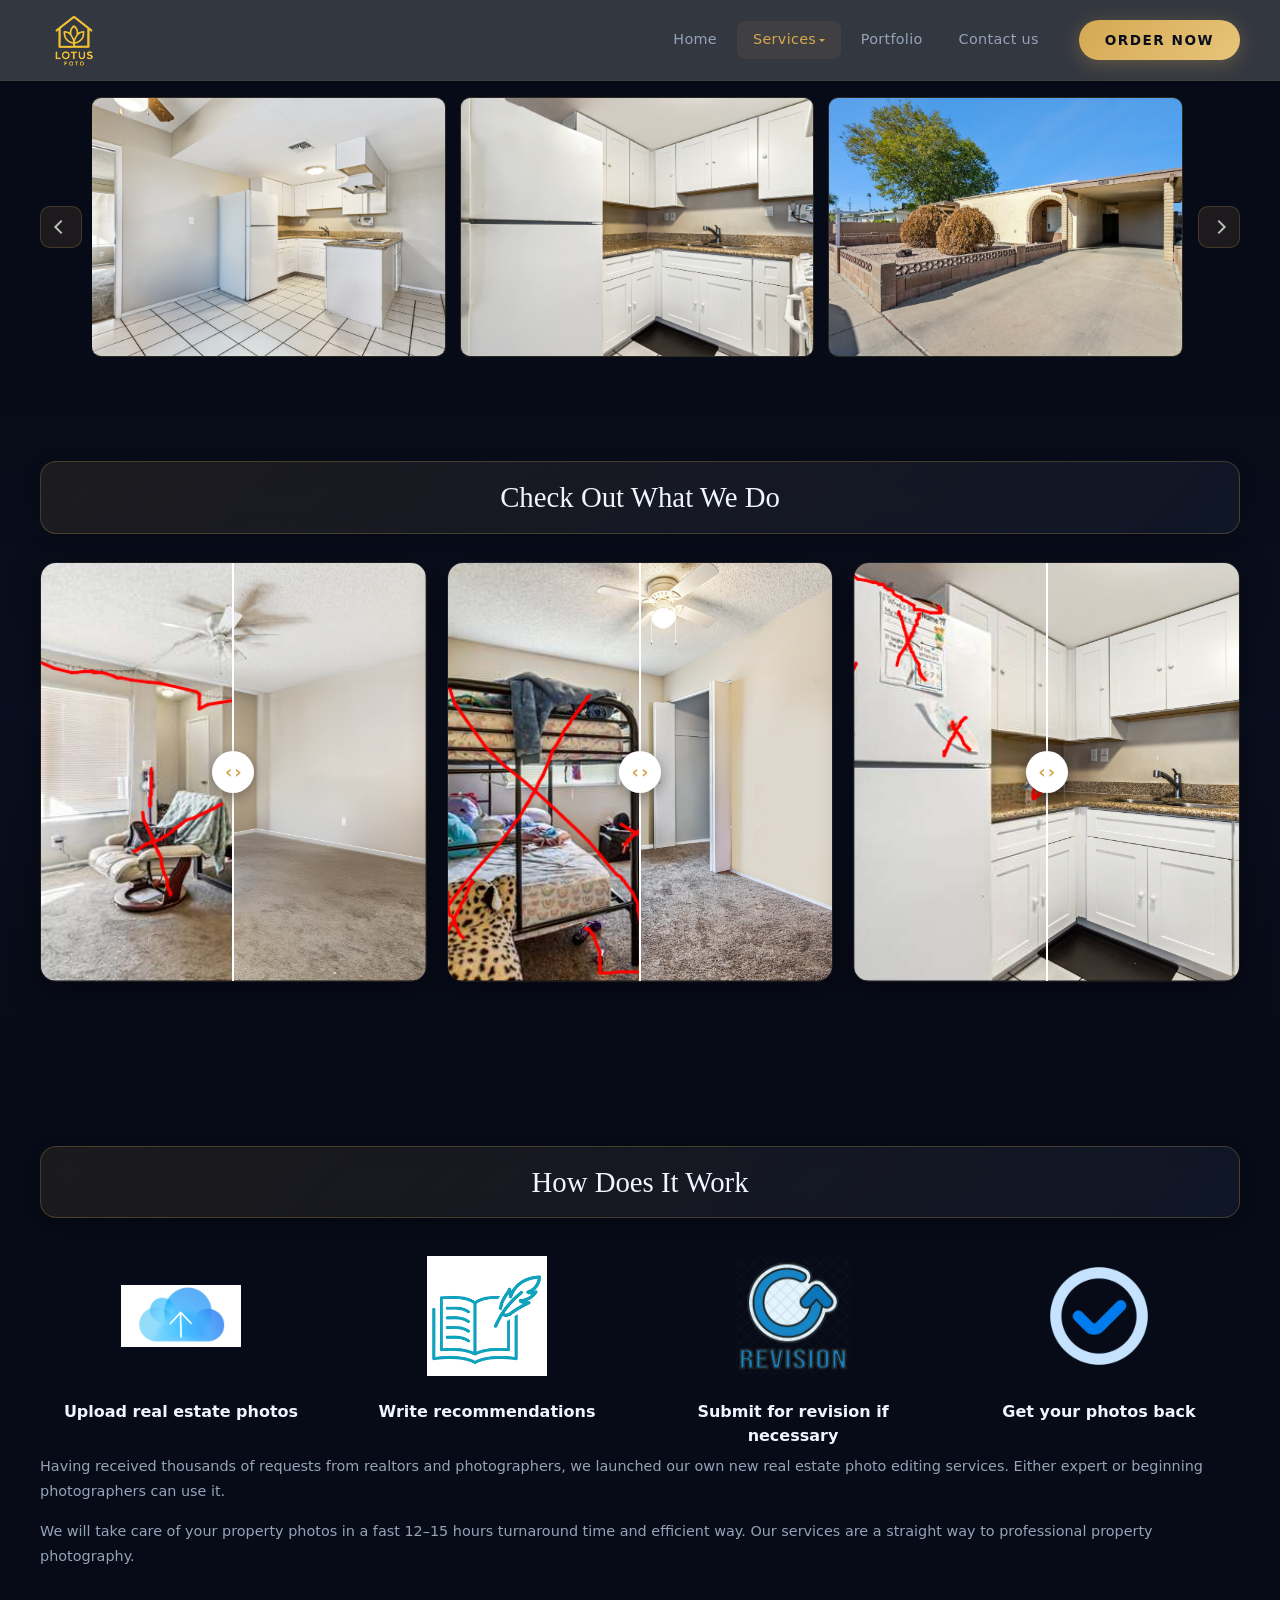
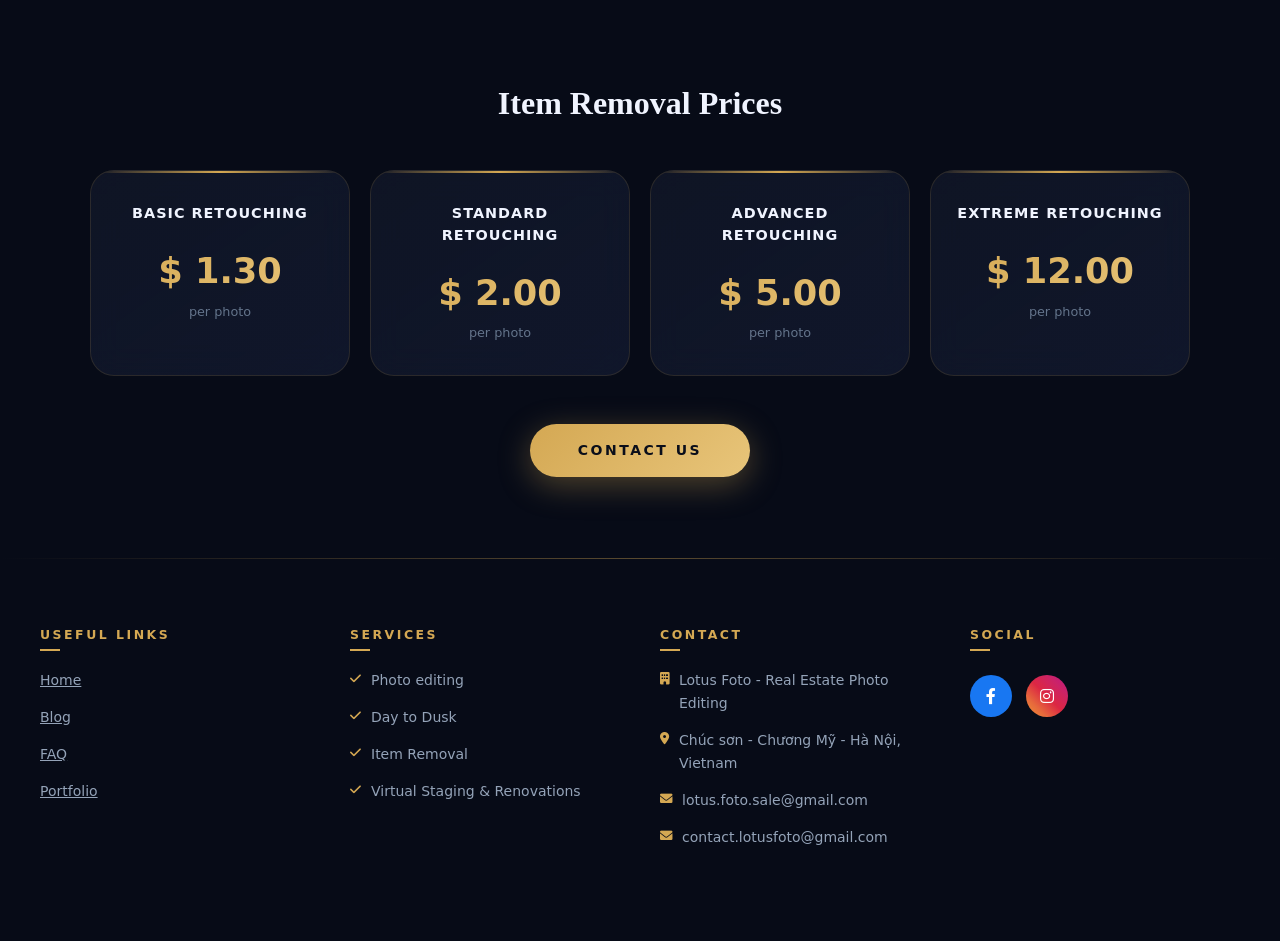
<file: item-removal.html>
<!DOCTYPE html>
<html lang="vi">

<head>
    <meta charset="UTF-8">
    <meta name="viewport" content="width=device-width, initial-scale=1.0, maximum-scale=5.0, user-scalable=yes">
    <title>Item Removal Services - Lotus Foto</title>
    <meta name="description" content="Remove unwanted objects, clutter, or distractions from real estate photos. Fast and clean item removal by Lotus Foto's editing experts.">
    <meta property="og:title" content="Item Removal - Lotus Foto">
    <meta property="og:description" content="Clean up real estate photos by removing unwanted items quickly and professionally.">
    <meta property="og:image" content="images/ITEM REMOVAL/1.jpg">
    <meta property="og:type" content="website">
    <link rel="icon" type="image/png" href="images/logo/logo.png">
    <link rel="stylesheet" href="css/styles.css">
    <link rel="stylesheet" href="https://cdnjs.cloudflare.com/ajax/libs/font-awesome/6.0.0/css/all.min.css">
    <link href="https://cdn.jsdelivr.net/npm/bootstrap@5.3.0/dist/css/bootstrap.min.css" rel="stylesheet">
    <script src="https://cdn.jsdelivr.net/npm/bootstrap@5.3.0/dist/js/bootstrap.bundle.min.js"></script>
</head>

<body>
    <header class="header">
        <div class="header-container">
            <div class="logo-section">
                <img src="images/logo/logo.png" alt="Lotus Foto Logo" class="logo-image" decoding="async">
            </div>
            <div class="header-right-section">
                <button class="mobile-menu-toggle" id="mobileMenuToggle"><i class="fas fa-bars"></i></button>
                <nav class="navigation" id="navigation">
                    <ul class="nav-menu">
                        <li><a href="index.html">Home</a></li>
                        <li class="dropdown">
                            <a href="services.html" class="dropdown-toggle nav-active" data-bs-toggle="dropdown" aria-expanded="false">Services</a>
                            <ul class="dropdown-menu">
                                <li><a class="dropdown-item" href="photo-editing.html">Photo Editing</a></li>
                                <li><a class="dropdown-item" href="day-to-dusk.html">Day to Dusk</a></li>
                                <li><a class="dropdown-item" href="item-removal.html">Item Removal</a></li>
                                <li><a class="dropdown-item" href="virtual-staging.html">Virtual Staging</a></li>
                                <li><a class="dropdown-item" href="virtual-renovation.html">Virtual Renovation</a></li>
                            </ul>
                        </li>
                        <li><a href="portfolio.html">Portfolio</a></li>
                        <li><a href="contact.html">Contact us</a></li>
                    </ul>
                </nav>
                <a href="order.html" class="buy-now-btn">Order Now</a>
            </div>
        </div>
    </header>

    <!-- Top Image Slider -->
    <section class="pe-top-slider">
        <div class="pe-container">
            <div class="pe-skeleton" id="peTopSkeleton"></div>
            <div class="pe-multi-slider is-hidden" data-visible="3" data-autoplay="true" data-interval="3500">
                <button class="pe-nav pe-prev" aria-label="Previous"></button>
                <div class="pe-viewport">
                    <div class="pe-track">
                        <img src="images/Sample Lotus Foto/Item Removal/5.jpg" loading="lazy" alt="Item Removal sample 1">
                        <img src="images/Sample Lotus Foto/Item Removal/6.jpg" loading="lazy" alt="Item Removal sample 2">
                        <img src="images/Sample Lotus Foto/Item Removal/3.jpg" loading="lazy" alt="Item Removal sample 3">
                        <img src="images/Sample Lotus Foto/Item Removal/4.jpg" loading="lazy" alt="Item Removal sample 4">
                        <img src="images/Sample Lotus Foto/Item Removal/1.jpg" loading="lazy" alt="Item Removal sample 5">
                        <img src="images/Sample Lotus Foto/Item Removal/2.jpg" loading="lazy" alt="Item Removal sample 6">
                    </div>
                </div>
                <button class="pe-nav pe-next" aria-label="Next"></button>
            </div>
        </div>
    </section>

    <!-- Before / After Showcase -->
    <section class="pe-showcase">
        <div class="pe-container">
            <h2 class="pe-section-title alt">Check Out What We Do</h2>
            <div class="pe-grid">
                <div class="before-after-container">
                    <div class="before-after-image">
                        <img src="images/Sample Lotus Foto/Item Removal/1.png" alt="Before" class="before-image" loading="eager" decoding="async" fetchpriority="high">
                        <img src="images/Sample Lotus Foto/Item Removal/1.jpg" alt="After" class="after-image" loading="eager" decoding="async" fetchpriority="high">
                        <div class="slider-line"></div>
                        <div class="slider-handle">
                            <div class="slider-arrow left">‹</div>
                            <div class="slider-arrow right">›</div>
                        </div>
                    </div>
                </div>
                <div class="before-after-container">
                    <div class="before-after-image">
                        <img src="images/Sample Lotus Foto/Item Removal/8.png" alt="Before" class="before-image" loading="eager" decoding="async">
                        <img src="images/Sample Lotus Foto/Item Removal/8.jpg" alt="After" class="after-image" loading="eager" decoding="async">
                        <div class="slider-line"></div>
                        <div class="slider-handle">
                            <div class="slider-arrow left">‹</div>
                            <div class="slider-arrow right">›</div>
                        </div>
                    </div>
                </div>
                <div class="before-after-container">
                    <div class="before-after-image">
                        <img src="images/Sample Lotus Foto/Item Removal/6.png" alt="Before" class="before-image" loading="eager" decoding="async">
                        <img src="images/Sample Lotus Foto/Item Removal/6.jpg" alt="After" class="after-image" loading="eager" decoding="async">
                        <div class="slider-line"></div>
                        <div class="slider-handle">
                            <div class="slider-arrow left">‹</div>
                            <div class="slider-arrow right">›</div>
                        </div>
                    </div>
                </div>
            </div>
        </div>
    </section>

    <!-- How Does It Work -->
    <section class="pe-how">
        <div class="pe-container">
            <h2 class="pe-section-title alt">How Does It Work</h2>
            <div class="pe-steps">
                <div class="pe-step">
                    <div class="pe-step-icon"><img class="pe-step-img" src="images/how does it work/1.png" alt="Upload real estate photos" loading="lazy" decoding="async"></div>
                    <div class="pe-step-title">Upload real estate photos</div>
                </div>
                <div class="pe-step">
                    <div class="pe-step-icon"><img class="pe-step-img" src="images/how does it work/2.png" alt="Write recommendations" loading="lazy" decoding="async"></div>
                    <div class="pe-step-title">Write recommendations</div>
                </div>
                <div class="pe-step">
                    <div class="pe-step-icon"><img class="pe-step-img" src="images/how does it work/3.webp" alt="Submit for revision if necessary" loading="lazy" decoding="async"></div>
                    <div class="pe-step-title">Submit for revision if necessary</div>
                </div>
                <div class="pe-step">
                    <div class="pe-step-icon"><img class="pe-step-img" src="images/how does it work/4.png" alt="Get your photos back" loading="lazy" decoding="async"></div>
                    <div class="pe-step-title">Get your photos back</div>
                </div>
            </div>
            <div class="pe-how-text">
                <p>Having received thousands of requests from realtors and photographers, we launched our own new real estate photo editing services. Either expert or beginning photographers can use it.</p>
                <p>We will take care of your property photos in a fast 12–15 hours turnaround time and efficient way. Our services are a straight way to professional property photography.</p>
            </div>
        </div>
    </section>

    <!-- Pricing -->
    <section class="svc-pricing-section">
        <div class="pe-container">
            <div class="svc-pricing-banner">
                <h2>Item Removal Prices</h2>
            </div>
            <div class="ir-price-grid">
                <div class="ir-price-card">
                    <div class="ir-price-name">Basic Retouching</div>
                    <div class="ir-price-amount">$ 1.30</div>
                    <div class="ir-price-unit">per photo</div>
                </div>
                <div class="ir-price-card">
                    <div class="ir-price-name">Standard Retouching</div>
                    <div class="ir-price-amount">$ 2.00</div>
                    <div class="ir-price-unit">per photo</div>
                </div>
                <div class="ir-price-card">
                    <div class="ir-price-name">Advanced Retouching</div>
                    <div class="ir-price-amount">$ 5.00</div>
                    <div class="ir-price-unit">per photo</div>
                </div>
                <div class="ir-price-card">
                    <div class="ir-price-name">Extreme Retouching</div>
                    <div class="ir-price-amount">$ 12.00</div>
                    <div class="ir-price-unit">per photo</div>
                </div>
            </div>
            <div class="ir-price-cta">
                <a href="#footer" class="cta-button">Contact Us</a>
            </div>
        </div>
    </section>

    <!-- Footer -->
    <footer id="footer" class="footer">
        <div class="footer-container">
            <div class="footer-content">
                <div class="footer-column footer-links">
                    <h3 class="footer-title">USEFUL LINKS</h3>
                    <ul class="footer-list">
                        <li><a href="index.html">Home</a></li>
                        <li><a href="index.html#blog">Blog</a></li>
                        <li><a href="index.html#faq">FAQ</a></li>
                        <li><a href="portfolio.html">Portfolio</a></li>
                    </ul>
                </div>
                <div class="footer-column footer-services">
                    <h3 class="footer-title">SERVICES</h3>
                    <ul class="footer-list with-icons">
                        <li><i class="fas fa-check"></i><span>Photo editing</span></li>
                        <li><i class="fas fa-check"></i><span>Day to Dusk</span></li>
                        <li><i class="fas fa-check"></i><span>Item Removal</span></li>
                        <li><i class="fas fa-check"></i><span>Virtual Staging & Renovations</span></li>
                    </ul>
                </div>
                <div class="footer-column footer-contact">
                    <h3 class="footer-title">CONTACT</h3>
                    <ul class="footer-list with-icons">
                        <li><i class="fas fa-building"></i><span>Lotus Foto - Real Estate Photo Editing</span></li>
                        <li><i class="fas fa-location-dot"></i><span>Chúc sơn - Chương Mỹ - Hà Nội, Vietnam</span></li>
                        <li><i class="fas fa-envelope"></i><span>lotus.foto.sale@gmail.com</span></li>
                        <li><i class="fas fa-envelope"></i><span>contact.lotusfoto@gmail.com</span></li>
                    </ul>
                </div>
                <div class="footer-column footer-social">
                    <h3 class="footer-title">SOCIAL</h3>
                    <div class="social-media-section">
                        <div class="social-icons">
                            <a href="https://www.facebook.com/profile.php?id=61579599152434&locale=vi_VN" target="_blank" aria-label="Facebook" class="social-icon facebook"><i class="fab fa-facebook-f"></i></a>
                            <a href="https://www.instagram.com/lotus_foto_editing/" target="_blank" aria-label="Instagram" class="social-icon instagram"><i class="fab fa-instagram"></i></a>
                        </div>
                    </div>
                </div>
            </div>
        </div>
    </footer>

    <script src="js/main.js"></script>
</body>

</html>
</file>
<file: css/styles.css>
/* ═══════════════════════════════════════════════════════
   LOTUS FOTO — Design System v3.0 "Luxury Dark"
   ═══════════════════════════════════════════════════════ */

/* PAGE SWITCH */
.page-hidden { display: none; }
.site-page, .site-home { contain: content; width: 100%; }

/* ──────────────────────────────────────────────────────
   DESIGN TOKENS
────────────────────────────────────────────────────── */
:root {
  /* Backgrounds */
  --bg-primary:    #070b17;
  --bg-secondary:  #0d1220;
  --bg-card:       rgba(17, 23, 40, 0.78);
  --bg-card-solid: #111728;
  --bg-card-hover: rgba(22, 30, 55, 0.88);

  /* Gold */
  --gold-primary: #d4a853;
  --gold-hover:   #e8c57a;
  --gold-dark:    #b8883e;
  --gold-glow:    rgba(212, 168, 83, 0.25);

  /* Text */
  --text-primary:   #f0f4ff;
  --text-secondary: #94a3b8;
  --text-muted:     #64748b;

  /* Borders */
  --border-color: #1e293b;
  --border-gold:  rgba(212, 168, 83, 0.18);

  /* Shadows */
  --shadow-sm:   0 4px 16px rgba(0, 0, 0, 0.28);
  --shadow-md:   0 12px 40px rgba(0, 0, 0, 0.42);
  --shadow-lg:   0 24px 80px rgba(0, 0, 0, 0.56);
  --shadow-gold: 0 0 44px rgba(212, 168, 83, 0.12);

  /* Layout */
  --container: 1440px;

  /* Radii */
  --r-sm:   10px;
  --r-md:   16px;
  --r-lg:   24px;
  --r-pill: 50px;

  /* Easing */
  --ease:       cubic-bezier(0.4, 0, 0.2, 1);
  --transition: all 0.3s var(--ease);
}

/* ──────────────────────────────────────────────────────
   RESET & BASE
────────────────────────────────────────────────────── */
*, *::before, *::after { margin: 0; padding: 0; box-sizing: border-box; }

html {
  scroll-behavior: smooth;
  -webkit-text-size-adjust: 100%;
}

body {
  font-family: 'Segoe UI', system-ui, -apple-system, Arial, sans-serif;
  background-color: var(--bg-primary);
  color: var(--text-primary);
  line-height: 1.7;
  -webkit-font-smoothing: antialiased;
  -moz-osx-font-smoothing: grayscale;
}

a    { color: inherit; text-decoration: none; }
img  { display: block; max-width: 100%; }
button { font-family: inherit; cursor: pointer; }
ul { list-style: none; }

/* ──────────────────────────────────────────────────────
   ANIMATIONS
────────────────────────────────────────────────────── */
@keyframes fadeInUp {
  from { opacity: 0; transform: translateY(24px); }
  to   { opacity: 1; transform: translateY(0); }
}

@keyframes bannerSlideIn {
  from { opacity: 0; transform: scale(1.04); }
  to   { opacity: 1; transform: scale(1); }
}

@keyframes peShimmer {
  0%   { background-position: 100% 0; }
  100% { background-position: 0 0; }
}

@keyframes loading {
  0%   { background-position: 200% 0; }
  100% { background-position: -200% 0; }
}

/* ═══════════════════════════════════════════════════════
   HEADER
   ═══════════════════════════════════════════════════════ */
.header {
  position: sticky;
  top: 0;
  z-index: 1000;
  background: rgba(7, 11, 23, 0.82);
  backdrop-filter: blur(24px);
  -webkit-backdrop-filter: blur(24px);
  border-bottom: 1px solid rgba(212, 168, 83, 0.08);
  transition: border-color 0.3s ease, background 0.3s ease, box-shadow 0.3s ease;
}

.header.header-scrolled {
  background: rgba(7, 11, 23, 0.97);
  border-bottom-color: rgba(212, 168, 83, 0.16);
  box-shadow: 0 4px 32px rgba(0, 0, 0, 0.45);
}

.header-container {
  max-width: var(--container);
  margin: 0 auto;
  padding: 0 40px;
  display: flex;
  align-items: center;
  justify-content: space-between;
  height: 80px;
}

/* Logo */
.logo-section { display: flex; align-items: center; }
.logo-image {
  height: 68px;
  width: auto;
  max-width: 280px;
  object-fit: contain;
  filter: brightness(1.1);
  transition: opacity 0.2s ease;
}
.logo-image:hover { opacity: 0.85; }

/* Right section */
.header-right-section {
  display: flex;
  align-items: center;
  gap: 24px;
}

/* ── Navigation ── */
.navigation { display: flex; align-items: center; }

.nav-menu {
  display: flex;
  align-items: center;
  gap: 4px;
  padding: 0;
  margin: 0;
}

.nav-menu > li > a,
.nav-menu > li > .dropdown-toggle {
  display: block;
  padding: 8px 16px;
  font-size: 0.9rem;
  font-weight: 500;
  color: var(--text-secondary);
  letter-spacing: 0.3px;
  border-radius: 8px;
  transition: color 0.25s, background 0.25s;
  white-space: nowrap;
  cursor: pointer;
  text-decoration: none;
}
.nav-menu > li > a:hover,
.nav-menu > li > .dropdown-toggle:hover,
.nav-menu > li > a.nav-active {
  color: var(--gold-primary);
  background: rgba(212, 168, 83, 0.08);
}

/* ── Dropdown ── */
.dropdown { position: relative; }

.dropdown-toggle::after {
  content: "\f107";
  font-family: "Font Awesome 6 Free";
  font-weight: 900;
  margin-left: 6px;
  font-size: 0.7em;
  display: inline-block;
  vertical-align: middle;
  border: none;
  transition: transform 0.25s ease;
}
.dropdown.show > .dropdown-toggle::after,
.dropdown:hover > .dropdown-toggle::after {
  transform: rotate(180deg);
}
.dropdown.show > .dropdown-toggle,
.dropdown:hover > .dropdown-toggle {
  color: var(--gold-primary);
}

.dropdown-menu {
  position: absolute;
  top: calc(100% + 8px);
  left: 0;
  min-width: 210px;
  padding: 8px 0;
  background: rgba(10, 14, 28, 0.97);
  backdrop-filter: blur(24px);
  -webkit-backdrop-filter: blur(24px);
  border: 1px solid rgba(212, 168, 83, 0.2);
  border-top: 2px solid var(--gold-primary);
  border-radius: 0 var(--r-md) var(--r-md) var(--r-md);
  box-shadow: 0 20px 50px rgba(0, 0, 0, 0.55), 0 0 30px rgba(212, 168, 83, 0.06);
  opacity: 0;
  visibility: hidden;
  transform: translateY(-6px);
  transition: opacity 0.22s ease, transform 0.22s ease, visibility 0.22s;
  z-index: 1010;
  pointer-events: none;
}
.dropdown-menu.show {
  opacity: 1 !important;
  visibility: visible !important;
  transform: translateY(0) !important;
  pointer-events: auto;
  display: block !important;
}

@media (hover: hover) and (pointer: fine) {
  .dropdown:hover > .dropdown-menu {
    display: block !important; /* Bootstrap loads after styles.css — need !important to override its display:none */
    opacity: 1;
    visibility: visible;
    transform: translateY(0);
    pointer-events: auto;
  }
}

.nav-menu .dropdown-menu .dropdown-item {
  display: flex;
  align-items: center;
  padding: 10px 20px 10px 16px;
  font-size: 0.875rem;
  font-weight: 500;
  color: var(--text-secondary);
  text-decoration: none;
  white-space: nowrap;
  border-left: 3px solid transparent;
  background: transparent;
  transition: background 0.18s, color 0.18s, border-color 0.18s, padding-left 0.18s;
}
.nav-menu .dropdown-menu li + li > .dropdown-item {
  border-top: 1px solid rgba(255, 255, 255, 0.04);
}
.nav-menu .dropdown-menu .dropdown-item:hover,
.nav-menu .dropdown-menu .dropdown-item:focus {
  background: rgba(212, 168, 83, 0.08);
  color: var(--gold-primary);
  border-left-color: var(--gold-primary);
  padding-left: 22px;
}

.nav-active { color: var(--gold-primary) !important; }

/* ── Buy Now Button ── */
.buy-now-btn {
  display: inline-flex;
  align-items: center;
  gap: 8px;
  padding: 10px 26px;
  background: linear-gradient(135deg, var(--gold-primary), var(--gold-hover));
  color: #0a0e1a !important;
  font-size: 0.85rem;
  font-weight: 700;
  letter-spacing: 1.5px;
  text-transform: uppercase;
  border-radius: var(--r-pill);
  position: relative;
  overflow: hidden;
  box-shadow: 0 4px 20px rgba(212, 168, 83, 0.3);
  transition: transform 0.3s ease, box-shadow 0.3s ease;
  white-space: nowrap;
  text-decoration: none !important;
}
.buy-now-btn::before {
  content: '';
  position: absolute;
  top: 0; left: -100%;
  width: 100%; height: 100%;
  background: linear-gradient(90deg, transparent, rgba(255, 255, 255, 0.3), transparent);
  transition: left 0.5s ease;
}
.buy-now-btn:hover::before { left: 100%; }
.buy-now-btn:hover {
  transform: translateY(-2px);
  box-shadow: 0 10px 32px rgba(212, 168, 83, 0.5);
  color: #0a0e1a !important;
}

/* ── Mobile Menu Toggle ── */
.mobile-menu-toggle {
  display: none;
  background: transparent;
  border: 1px solid rgba(212, 168, 83, 0.28);
  color: var(--gold-primary);
  width: 40px; height: 40px;
  border-radius: 8px;
  align-items: center;
  justify-content: center;
  font-size: 1.1rem;
  transition: var(--transition);
  -webkit-tap-highlight-color: transparent;
  touch-action: manipulation;
}
.mobile-menu-toggle:hover,
.mobile-menu-toggle.active {
  background: rgba(212, 168, 83, 0.12);
  border-color: var(--gold-primary);
}

/* ── Modal (order form legacy) ── */
.modal {
  display: none;
  position: fixed;
  z-index: 2000;
  inset: 0;
  background: rgba(0, 0, 0, 0.65);
  backdrop-filter: blur(6px);
}
.modal-content {
  background: var(--bg-card-solid);
  margin: 5% auto;
  padding: 0;
  border-radius: var(--r-lg);
  width: 90%; max-width: 600px;
  max-height: 90vh;
  overflow-y: auto;
  box-shadow: var(--shadow-lg);
  border: 1px solid var(--border-gold);
}
.modal-header {
  background: var(--bg-card-solid);
  color: var(--text-primary);
  padding: 22px 28px;
  border-radius: var(--r-lg) var(--r-lg) 0 0;
  display: flex;
  justify-content: space-between;
  align-items: center;
  border-bottom: 1px solid var(--border-color);
}
.modal-header h2 { margin: 0; font-size: 1.4rem; font-weight: 600; }
.close { color: var(--text-secondary); font-size: 26px; cursor: pointer; transition: color 0.2s; }
.close:hover { color: var(--gold-primary); }

.order-form { padding: 28px; }
.form-group { margin-bottom: 22px; }
.form-group label {
  display: block;
  margin-bottom: 8px;
  font-weight: 600;
  color: var(--gold-primary);
  font-size: 0.875rem;
  letter-spacing: 0.5px;
}
.form-group input,
.form-group textarea {
  width: 100%;
  padding: 14px 16px;
  border: 1px solid var(--border-color);
  border-radius: var(--r-sm);
  font-size: 15px;
  background: rgba(17, 23, 40, 0.9);
  color: var(--text-primary);
  transition: border-color 0.25s, box-shadow 0.25s;
}
.form-group input:focus,
.form-group textarea:focus {
  outline: none;
  border-color: var(--gold-primary);
  box-shadow: 0 0 0 3px rgba(212, 168, 83, 0.15);
}
.form-group input::placeholder,
.form-group textarea::placeholder { color: var(--text-muted); }

.checkbox-group {
  display: grid;
  grid-template-columns: repeat(auto-fit, minmax(200px, 1fr));
  gap: 10px;
  margin-top: 10px;
}
.checkbox-label {
  display: flex;
  align-items: center;
  cursor: pointer;
  font-size: 0.875rem;
  color: var(--text-secondary);
}
.checkbox-label input[type="checkbox"] { width: auto; margin-right: 10px; cursor: pointer; }
.checkbox-label span { user-select: none; }

.submit-btn {
  background: linear-gradient(135deg, var(--gold-primary), var(--gold-hover));
  color: var(--bg-primary);
  border: none;
  padding: 14px 32px;
  border-radius: var(--r-sm);
  font-size: 1rem;
  font-weight: 700;
  cursor: pointer;
  width: 100%;
  margin-top: 10px;
  transition: transform 0.3s ease, box-shadow 0.3s ease;
  box-shadow: 0 4px 18px var(--gold-glow);
}
.submit-btn:hover {
  transform: translateY(-2px);
  box-shadow: 0 8px 28px rgba(212, 168, 83, 0.5);
}

/* ═══════════════════════════════════════════════════════
   PORTFOLIO SECTION
   ═══════════════════════════════════════════════════════ */
.portfolio-section {
  background: var(--bg-primary);
  padding: 90px 0;
}
.portfolio-container {
  max-width: var(--container);
  margin: 0 auto;
  padding: 0 40px;
}
.portfolio-title {
  text-align: center;
  font-size: clamp(1.8rem, 4vw, 3rem);
  font-weight: 700;
  color: var(--text-primary);
  margin-bottom: 14px;
  font-family: Georgia, 'Times New Roman', serif;
}
.portfolio-subtitle {
  text-align: center;
  font-size: 1rem;
  color: var(--text-secondary);
  margin-bottom: 48px;
  max-width: 560px;
  margin-left: auto;
  margin-right: auto;
  line-height: 1.7;
}
.portfolio-filters {
  display: flex;
  justify-content: center;
  gap: 12px;
  margin-bottom: 48px;
  flex-wrap: wrap;
}
.filter-btn {
  background: transparent;
  color: var(--text-secondary);
  border: 1px solid var(--border-color);
  padding: 10px 24px;
  border-radius: var(--r-pill);
  font-size: 0.875rem;
  font-weight: 600;
  cursor: pointer;
  transition: var(--transition);
}
.filter-btn:hover,
.filter-btn.active {
  background: linear-gradient(135deg, var(--gold-primary), var(--gold-hover));
  color: var(--bg-primary);
  border-color: transparent;
  transform: translateY(-2px);
  box-shadow: 0 4px 18px var(--gold-glow);
}
.portfolio-grid {
  display: grid;
  grid-template-columns: repeat(auto-fill, minmax(300px, 1fr));
  gap: 20px;
  margin-top: 40px;
  will-change: transform;
  contain: layout style paint;
}
.portfolio-item {
  position: relative;
  border-radius: var(--r-md);
  overflow: hidden;
  box-shadow: var(--shadow-sm);
  transition: transform 0.3s var(--ease), box-shadow 0.3s var(--ease);
  cursor: pointer;
  contain: layout style paint;
  will-change: transform;
}
.portfolio-item:hover { transform: translateY(-6px); box-shadow: var(--shadow-md); }
.portfolio-item img {
  width: 100%;
  height: 250px;
  object-fit: cover;
  transition: transform 0.4s var(--ease);
  background: linear-gradient(90deg, #111829 25%, #172035 50%, #111829 75%);
  background-size: 200% 100%;
  animation: loading 1.5s infinite;
}
.portfolio-item img:not(.lazy) { background: none; animation: none; }
.portfolio-item img.lazy { opacity: 0; transition: opacity 0.3s ease; animation: loading 1.5s infinite; }
.portfolio-item img.lazy.loaded { opacity: 1; animation: none; background: none; }
.portfolio-item:hover img { transform: scale(1.06); }

.portfolio-overlay {
  position: absolute;
  inset: 0;
  background: linear-gradient(135deg, rgba(7, 11, 23, 0.85), rgba(17, 23, 40, 0.75));
  display: flex;
  align-items: center;
  justify-content: center;
  opacity: 0;
  transition: opacity 0.3s ease;
}
.portfolio-item:hover .portfolio-overlay { opacity: 1; }
.portfolio-overlay i { color: var(--gold-primary); font-size: 2rem; }

/* Portfolio Modal */
.portfolio-modal {
  display: none;
  position: fixed;
  z-index: 3000;
  inset: 0;
  background: rgba(0, 0, 0, 0.92);
  backdrop-filter: blur(6px);
}
.portfolio-modal-content {
  position: relative;
  margin: 2% auto;
  width: 90%; max-width: 1200px;
  max-height: 90vh;
}
.portfolio-modal img {
  width: 100%; height: auto;
  max-height: 80vh;
  object-fit: contain;
  border-radius: var(--r-md);
}
.portfolio-modal-close {
  position: absolute;
  top: 16px; right: 24px;
  color: var(--text-secondary);
  font-size: 38px;
  font-weight: bold;
  cursor: pointer;
  z-index: 3001;
  transition: color 0.2s;
}
.portfolio-modal-close:hover { color: var(--gold-primary); }

/* ═══════════════════════════════════════════════════════
   BANNER — LUXURY DARK HERO
   ═══════════════════════════════════════════════════════ */
.banner {
  position: relative;
  height: 100vh;
  overflow: hidden;
}
.banner-slide {
  position: relative;
  height: 100vh;
  background-size: cover;
  background-position: center;
  background-repeat: no-repeat;
  animation: bannerSlideIn 1.4s ease-out;
}

#bannerCarousel { height: 100vh; }
.carousel-inner  { height: 100vh; }
.carousel-item   { height: 100vh; }

/* Indicators */
.carousel-indicators { bottom: 28px; gap: 6px; z-index: 10; }
.carousel-indicators button {
  width: 8px; height: 8px;
  border-radius: 50%;
  background: rgba(255, 255, 255, 0.32);
  border: none;
  margin: 0 3px;
  transition: all 0.3s ease;
}
.carousel-indicators .active {
  background: var(--gold-primary);
  width: 28px;
  border-radius: 4px;
}

/* Arrows */
.carousel-control-prev,
.carousel-control-next {
  width: 46px; height: 46px;
  background: rgba(212, 168, 83, 0.1);
  border: 1px solid rgba(212, 168, 83, 0.28);
  backdrop-filter: blur(12px);
  -webkit-backdrop-filter: blur(12px);
  border-radius: 50%;
  top: 50%;
  transform: translateY(-50%);
  z-index: 10;
  transition: background 0.25s, border-color 0.25s;
}
.carousel-control-prev:hover,
.carousel-control-next:hover {
  background: rgba(212, 168, 83, 0.25);
  border-color: rgba(212, 168, 83, 0.55);
}
.carousel-control-prev { left: 24px; }
.carousel-control-next { right: 24px; }
.carousel-control-prev-icon,
.carousel-control-next-icon { width: 18px; height: 18px; }

/* Layered overlay */
.banner-overlay {
  position: absolute;
  inset: 0;
  background:
    linear-gradient(to top,
      rgba(7, 11, 23, 0.97) 0%,
      rgba(7, 11, 23, 0.60) 35%,
      rgba(7, 11, 23, 0.25) 65%,
      rgba(7, 11, 23, 0.08) 100%),
    linear-gradient(to right,
      rgba(7, 11, 23, 0.50) 0%,
      transparent 28%,
      transparent 72%,
      rgba(7, 11, 23, 0.50) 100%);
  z-index: 1;
}

/* Content */
.banner-content {
  position: absolute;
  top: 0; left: 50%;
  transform: translateX(-50%);
  width: 100%;
  max-width: var(--container);
  height: 100%;
  z-index: 2;
  padding: 0 40px;
  display: flex;
  flex-direction: column;
  justify-content: center;
  align-items: center;
}
.banner-center {
  display: flex;
  flex-direction: column;
  align-items: center;
  text-align: center;
}
.banner-bottom {
  position: absolute;
  bottom: 52px;
  left: 0; right: 0;
  padding: 0 40px;
  display: flex;
  justify-content: space-between;
  align-items: flex-end;
  pointer-events: none;
}
.banner-bottom > * { pointer-events: auto; }

.banner-text { color: var(--text-primary); }

.banner-headline {
  font-size: clamp(1.4rem, 2.6vw, 2.5rem);
  font-weight: 300;
  font-style: italic;
  line-height: 1.4;
  margin-bottom: 10px;
  text-shadow: 0 2px 24px rgba(0, 0, 0, 0.8);
  animation: fadeInUp 0.9s var(--ease) 0.2s both;
  letter-spacing: 0.3px;
}
.banner-headline .text-cream  { color: rgba(255, 255, 255, 0.9); }
.banner-headline .text-orange { color: var(--gold-primary); }

.banner-company {
  font-size: clamp(3rem, 7.5vw, 6.5rem);
  font-weight: 800;
  font-style: italic;
  line-height: 1.0;
  margin: 0;
  text-shadow: 0 4px 40px rgba(0, 0, 0, 0.7);
  animation: fadeInUp 0.9s var(--ease) 0.4s both;
  letter-spacing: -2px;
}
.banner-company .text-orange {
  background: linear-gradient(135deg, #c8993a, #f0d080, #d4a853);
  -webkit-background-clip: text;
  -webkit-text-fill-color: transparent;
  background-clip: text;
}
.banner-company .text-white,
.banner-company .text-cream {
  color: #ffffff;
  -webkit-text-fill-color: #ffffff;
}

.banner-cta {
  margin: 52px 0 0;
  animation: fadeInUp 0.9s var(--ease) 0.65s both;
}

/* ── CTA Button — global ── */
.cta-button {
  display: inline-flex;
  align-items: center;
  gap: 10px;
  background: linear-gradient(135deg, var(--gold-primary), var(--gold-hover));
  color: #0a0e1a;
  border: none;
  padding: 16px 48px;
  border-radius: var(--r-pill);
  font-size: 0.875rem;
  font-weight: 700;
  text-transform: uppercase;
  letter-spacing: 2.5px;
  cursor: pointer;
  box-shadow: 0 8px 32px rgba(212, 168, 83, 0.35);
  transition: transform 0.3s ease, box-shadow 0.3s ease;
  position: relative;
  overflow: hidden;
  text-decoration: none;
}
.cta-button::before {
  content: '';
  position: absolute;
  top: 0; left: -100%;
  width: 100%; height: 100%;
  background: linear-gradient(90deg, transparent, rgba(255, 255, 255, 0.28), transparent);
  transition: left 0.55s ease;
}
.cta-button:hover::before { left: 100%; }
.cta-button:hover {
  transform: translateY(-3px);
  box-shadow: 0 18px 50px rgba(212, 168, 83, 0.55);
  color: #0a0e1a;
}

/* Service pills */
.banner-services {
  display: flex;
  flex-direction: column;
  gap: 10px;
}
.banner-services .service-item {
  display: inline-flex;
  align-items: center;
  gap: 10px;
  font-size: 0.875rem;
  font-weight: 500;
  color: rgba(255, 255, 255, 0.88);
  background: rgba(255, 255, 255, 0.06);
  backdrop-filter: blur(16px);
  -webkit-backdrop-filter: blur(16px);
  border: 1px solid rgba(255, 255, 255, 0.1);
  padding: 8px 18px;
  border-radius: var(--r-pill);
  transition: background 0.25s, border-color 0.25s;
}
.banner-services .service-item:hover {
  background: rgba(212, 168, 83, 0.12);
  border-color: rgba(212, 168, 83, 0.32);
}
.banner-services .service-item i {
  color: var(--gold-primary);
  font-size: 0.75rem;
}

.banner-image { display: flex; align-items: flex-end; }
.banner-img {
  width: 240px;
  height: auto;
  object-fit: contain;
  border-radius: var(--r-md);
  filter: drop-shadow(0 8px 32px rgba(212, 168, 83, 0.2));
  transition: filter 0.35s ease;
}
.banner-img:hover { filter: drop-shadow(0 14px 44px rgba(212, 168, 83, 0.4)); }

/* ═══════════════════════════════════════════════════════
   SERVICES SECTION
   ═══════════════════════════════════════════════════════ */
.services-section {
  background: var(--bg-primary);
  padding: 100px 0;
}

.services-container {
  max-width: var(--container);
  margin: 0 auto;
  padding: 0 40px;
}

.services-title {
  text-align: center;
  font-size: clamp(1.5rem, 3.5vw, 2.6rem);
  font-weight: 800;
  text-transform: uppercase;
  letter-spacing: 5px;
  margin: 0 auto 80px;
  background: linear-gradient(135deg, #c8993a, #f0d080, #c8993a);
  -webkit-background-clip: text;
  -webkit-text-fill-color: transparent;
  background-clip: text;
  position: relative;
  display: block;
  width: 100%;
}
.services-title::after {
  content: '';
  display: block;
  width: 60px; height: 3px;
  background: linear-gradient(90deg, transparent, var(--gold-primary), transparent);
  margin: 18px auto 0;
}

/* 2-col grid */
.services-grid {
  display: grid;
  grid-template-columns: repeat(2, 1fr);
  gap: 28px;
  align-items: stretch;
}

/* Glass service card */
.service-card {
  background: linear-gradient(145deg, rgba(17, 23, 40, 0.82), rgba(22, 30, 55, 0.62));
  backdrop-filter: blur(20px);
  -webkit-backdrop-filter: blur(20px);
  border: 1px solid rgba(212, 168, 83, 0.14);
  border-radius: var(--r-lg);
  padding: 34px 30px;
  box-shadow: 0 20px 60px rgba(0, 0, 0, 0.42), inset 0 1px 0 rgba(255, 255, 255, 0.05);
  transition: transform 0.35s var(--ease), box-shadow 0.35s var(--ease), border-color 0.35s var(--ease);
  display: flex;
  flex-direction: column;
  height: 100%;
  position: relative;
  overflow: hidden;
}
.service-card::before {
  content: '';
  position: absolute;
  top: 0; left: 0; right: 0;
  height: 2px;
  background: linear-gradient(90deg, transparent, rgba(212, 168, 83, 0.6), transparent);
  opacity: 0;
  transition: opacity 0.35s ease;
}
.service-card:hover {
  transform: translateY(-10px);
  border-color: rgba(212, 168, 83, 0.35);
  box-shadow: 0 32px 80px rgba(0, 0, 0, 0.55), 0 0 50px rgba(212, 168, 83, 0.07), inset 0 1px 0 rgba(255, 255, 255, 0.08);
}
.service-card:hover::before { opacity: 1; }

.service-card-title {
  font-size: 0.82rem;
  font-weight: 800;
  color: var(--gold-primary);
  text-align: center;
  text-transform: uppercase;
  letter-spacing: 4px;
  margin-bottom: 0;
  padding-bottom: 18px;
  position: relative;
}
.service-card-title::after {
  content: '';
  position: absolute;
  bottom: 0; left: 50%;
  transform: translateX(-50%);
  width: 28px; height: 2px;
  background: linear-gradient(90deg, transparent, var(--gold-primary), transparent);
  border-radius: 2px;
}

.service-description {
  font-size: 0.9rem;
  color: var(--text-secondary);
  line-height: 1.75;
  text-align: center;
  margin: 18px 0 24px;
}

/* ═══════════════════════════════════════════════════════
   BEFORE / AFTER SLIDER
   ═══════════════════════════════════════════════════════ */
.before-after-container {
  position: relative;
  width: 100%;
  height: 420px;
  border-radius: var(--r-md);
  overflow: hidden;
  box-shadow: 0 8px 32px rgba(0, 0, 0, 0.45);
  border: 1px solid rgba(212, 168, 83, 0.1);
  flex-grow: 1;
  margin-top: auto;
  line-height: 0;
}
.before-after-image {
  position: relative;
  width: 100%; height: 100%;
  cursor: pointer;
}

/* Hover labels */
.before-after-image::before,
.before-after-image::after {
  position: absolute;
  top: 50%;
  transform: translateY(-50%);
  padding: 6px 14px;
  border-radius: 6px;
  background: rgba(0, 0, 0, 0.55);
  backdrop-filter: blur(8px);
  color: #fff;
  font-size: 11px;
  font-weight: 700;
  letter-spacing: 1.5px;
  text-transform: uppercase;
  opacity: 0;
  transition: opacity 0.2s ease;
  pointer-events: none;
  z-index: 4;
}
.before-after-image::before { content: "Before"; left: 14px; }
.before-after-image::after  { content: "After";  right: 14px; }
.before-after-image:hover::before,
.before-after-image:hover::after { opacity: 1; }

.before-image, .after-image {
  position: absolute;
  top: 0; left: 0;
  width: 100%; height: 100%;
  object-fit: cover;
  object-position: center;
  display: block;
}
.before-image { clip-path: polygon(0 0, 50% 0, 50% 100%, 0 100%); }
.after-image  { clip-path: polygon(50% 0, 100% 0, 100% 100%, 50% 100%); }

.slider-line {
  position: absolute;
  top: 0; left: 50%;
  width: 2px; height: 100%;
  background: #ffffff;
  transform: translateX(-50%);
  z-index: 2;
}
.slider-handle {
  position: absolute;
  top: 50%; left: 50%;
  transform: translate(-50%, -50%);
  width: 42px; height: 42px;
  background: #ffffff;
  border-radius: 50%;
  display: flex;
  align-items: center;
  justify-content: center;
  box-shadow: 0 4px 16px rgba(0, 0, 0, 0.4);
  z-index: 3;
  cursor: grab;
}
.slider-handle:active { cursor: grabbing; }
.slider-arrow {
  font-size: 18px;
  font-weight: 700;
  color: var(--gold-primary);
  user-select: none;
  line-height: 1;
}
.slider-arrow.left  { margin-right: 1px; }
.slider-arrow.right { margin-left: 1px; }

/* ═══════════════════════════════════════════════════════
   PE (PHOTO EDITING) PAGE STYLES
   ═══════════════════════════════════════════════════════ */
.pe-container {
  max-width: var(--container);
  margin: 0 auto;
  padding: 0 40px;
}
#photo-editing-page { background: var(--bg-primary); color: var(--text-primary); }
#photo-editing-page * { color: inherit; }

.pe-top-slider { background: var(--bg-primary); padding: 16px 0 0; }

.pe-skeleton {
  height: 260px;
  border-radius: var(--r-sm);
  background: linear-gradient(90deg, #111829 25%, #1a2235 37%, #111829 63%);
  background-size: 400% 100%;
  animation: peShimmer 1.4s infinite;
  margin-bottom: 10px;
}
.is-hidden { display: none; }

/* Multi-item slider */
.pe-multi-slider { position: relative; display: flex; align-items: center; gap: 10px; }
.pe-viewport { overflow: hidden; width: 100%; min-height: 260px; }
.pe-track {
  display: flex;
  gap: 14px;
  transition: transform 320ms ease;
  will-change: transform;
  transform: translate3d(0, 0, 0);
}
.pe-track img {
  height: 260px;
  width: calc((100% - 28px) / 3);
  object-fit: cover;
  border-radius: var(--r-sm);
  flex: 0 0 auto;
  border: 1px solid var(--border-gold);
  transition: border-color 0.3s;
}
.pe-track img:hover { border-color: rgba(212, 168, 83, 0.4); }

.pe-nav {
  background: rgba(212, 168, 83, 0.1);
  border: 1px solid rgba(212, 168, 83, 0.22);
  width: 42px; height: 42px;
  border-radius: var(--r-sm);
  cursor: pointer;
  display: flex;
  align-items: center;
  justify-content: center;
  transition: background 0.25s;
  flex-shrink: 0;
}
.pe-nav::before {
  content: '';
  width: 10px; height: 10px;
  border-right: 2.5px solid rgba(255, 255, 255, 0.7);
  border-bottom: 2.5px solid rgba(255, 255, 255, 0.7);
  transform: rotate(-45deg);
  display: block;
}
.pe-prev::before { transform: rotate(135deg); }
.pe-next::before { transform: rotate(-45deg); }
.pe-nav:hover { background: rgba(212, 168, 83, 0.2); }

.pe-hero {
  background: var(--bg-primary);
  padding: 0 0 80px;
}
.pe-showcase {
  background: linear-gradient(180deg, var(--bg-primary) 0%, #0a0f1f 50%, var(--bg-primary) 100%);
  padding: 80px 0;
}

.pe-title {
  font-size: clamp(1.8rem, 4vw, 3rem);
  font-weight: 700;
  text-align: center;
  padding: 70px 0 24px;
  color: var(--text-primary);
  font-family: Georgia, 'Times New Roman', serif;
  text-shadow: 0 2px 20px rgba(0, 0, 0, 0.4);
}
.pe-lead, .pe-text {
  font-size: 1rem;
  color: var(--text-secondary);
  margin: 0 auto 16px;
  max-width: 900px;
  line-height: 1.8;
}
.pe-lead strong, .pe-text strong {
  color: var(--text-primary);
  font-weight: 600;
}
.pe-cta {
  display: flex;
  justify-content: center;
  margin: 28px 0 0;
}

.pe-section-title {
  font-size: 1.8rem;
  text-align: center;
  color: var(--gold-primary);
  background: linear-gradient(145deg, rgba(17, 23, 40, 0.82), rgba(26, 35, 64, 0.72));
  backdrop-filter: blur(12px);
  -webkit-backdrop-filter: blur(12px);
  padding: 18px 28px;
  border-radius: var(--r-md);
  margin: 24px 0 28px;
  font-family: Georgia, 'Times New Roman', serif;
  border: 1px solid rgba(212, 168, 83, 0.2);
  box-shadow: var(--shadow-sm);
}
.pe-section-title.alt {
  background: linear-gradient(135deg, rgba(212, 168, 83, 0.1), rgba(17, 23, 40, 0.92));
  color: var(--text-primary);
  border-color: rgba(212, 168, 83, 0.25);
}

.pe-card {
  background: linear-gradient(145deg, rgba(17, 23, 40, 0.82), rgba(22, 30, 55, 0.62));
  backdrop-filter: blur(16px);
  -webkit-backdrop-filter: blur(16px);
  border: 1px solid var(--border-gold);
  border-radius: var(--r-md);
  padding: 28px 32px;
  box-shadow: var(--shadow-sm);
}
.pe-card ul { margin: 0; padding-left: 0; }
.pe-card ul li {
  color: var(--text-secondary);
  line-height: 1.7;
  margin-bottom: 10px;
  padding-left: 22px;
  position: relative;
  list-style: none;
}
.pe-card ul li::before {
  content: '—';
  position: absolute;
  left: 0;
  color: var(--gold-primary);
  font-weight: 700;
}

.pe-grid {
  display: grid;
  grid-template-columns: repeat(3, 1fr);
  gap: 20px;
  margin: 10px 0;
}
.pe-process { padding: 40px 0; }
.pe-prices  { padding: 60px 0; }

.showcase-label {
  display: block;
  background: linear-gradient(135deg, var(--gold-primary), var(--gold-hover));
  color: var(--bg-primary);
  padding: 7px 20px;
  border-radius: var(--r-pill);
  font-size: 0.78rem;
  font-weight: 700;
  text-align: center;
  margin: 0 auto 12px;
  width: fit-content;
  text-transform: uppercase;
  letter-spacing: 1px;
}

.pe-how {
  padding: 50px 0 20px;
  background: var(--bg-primary);
}
.pe-steps {
  display: grid;
  grid-template-columns: repeat(4, 1fr);
  gap: 24px;
  align-items: start;
  text-align: center;
}
.pe-step-icon {
  margin: 0 auto 14px;
  display: flex;
  align-items: center;
  justify-content: center;
  width: 140px; height: 140px;
}
.pe-step-img { max-width: 120px; max-height: 120px; object-fit: contain; display: block; }
.pe-step-title { font-weight: 600; color: var(--text-primary); margin-bottom: 6px; }
.pe-how-text  { color: var(--text-secondary); font-size: 0.9rem; line-height: 1.7; }

/* Gallery */
.pe-gallery { padding: 80px 0; background: var(--bg-primary); }
.gallery-nav {
  display: flex;
  justify-content: center;
  gap: 10px;
  flex-wrap: wrap;
  margin-bottom: 32px;
}
.gallery-filter {
  background: transparent;
  border: 1px solid var(--border-color);
  color: var(--text-secondary);
  padding: 10px 22px;
  border-radius: var(--r-pill);
  cursor: pointer;
  font-weight: 500;
  font-size: 0.9rem;
  transition: var(--transition);
}
.gallery-filter:hover,
.gallery-filter.active {
  background: rgba(212, 168, 83, 0.1);
  border-color: var(--gold-primary);
  color: var(--gold-primary);
}

.gallery-main { margin-bottom: 24px; }
.gallery-main-image {
  position: relative;
  max-width: 800px;
  margin: 0 auto;
  border-radius: var(--r-md);
  overflow: hidden;
  border: 1px solid var(--border-gold);
  box-shadow: var(--shadow-md);
}
.gallery-main-image img {
  width: 100%; height: 500px;
  object-fit: cover;
  display: block;
}
.gallery-nav-btn {
  position: absolute;
  top: 50%;
  transform: translateY(-50%);
  background: rgba(17, 23, 40, 0.92);
  color: var(--text-primary);
  border: none;
  width: 46px; height: 46px;
  border-radius: 50%;
  font-size: 22px;
  cursor: pointer;
  transition: var(--transition);
  display: flex;
  align-items: center;
  justify-content: center;
}
.gallery-nav-btn:hover {
  background: rgba(212, 168, 83, 0.18);
  color: var(--gold-primary);
  transform: translateY(-50%) scale(1.1);
}
.prev-btn { left: 16px; }
.next-btn { right: 16px; }

.gallery-thumbnails { position: relative; max-width: 1000px; margin: 0 auto; }
.thumbnails-container {
  display: flex;
  gap: 12px;
  overflow-x: auto;
  padding: 10px 0;
  scrollbar-width: none;
  -ms-overflow-style: none;
}
.thumbnails-container::-webkit-scrollbar { display: none; }
.thumbnail {
  flex: 0 0 110px; height: 74px;
  object-fit: cover;
  border-radius: 8px;
  cursor: pointer;
  transition: var(--transition);
  border: 2px solid transparent;
}
.thumbnail:hover,
.thumbnail.active {
  border-color: var(--gold-primary);
  transform: scale(1.05);
}
.thumbnails-nav-btn {
  position: absolute;
  right: -18px; top: 50%;
  transform: translateY(-50%);
  background: var(--bg-card-solid);
  color: var(--text-primary);
  border: none;
  width: 36px; height: 36px;
  border-radius: 50%;
  font-size: 16px;
  cursor: pointer;
  transition: var(--transition);
  display: flex;
  align-items: center;
  justify-content: center;
}
.thumbnails-nav-btn:hover {
  background: rgba(212, 168, 83, 0.18);
  color: var(--gold-primary);
}

/* ═══════════════════════════════════════════════════════
   VIDEO SECTION
   ═══════════════════════════════════════════════════════ */
.video-section {
  padding: 100px 0;
  background: linear-gradient(180deg, var(--bg-primary) 0%, #0a0f1f 50%, var(--bg-primary) 100%);
}
.video-container {
  max-width: 960px;
  margin: 0 auto;
  padding: 0 40px;
  text-align: center;
}
.video-title {
  font-size: clamp(1.5rem, 3.5vw, 2.4rem);
  font-weight: 800;
  text-transform: uppercase;
  letter-spacing: 4px;
  background: linear-gradient(135deg, #c8993a, #f0d080, #c8993a);
  -webkit-background-clip: text;
  -webkit-text-fill-color: transparent;
  background-clip: text;
  margin-bottom: 16px;
}
.video-description {
  font-size: 1rem;
  color: var(--text-secondary);
  margin-bottom: 48px;
  max-width: 560px;
  margin-left: auto;
  margin-right: auto;
  line-height: 1.75;
}
.video-wrapper {
  position: relative;
  width: 100%;
  padding-bottom: 56.25%;
  border-radius: var(--r-lg);
  overflow: hidden;
  box-shadow: 0 20px 80px rgba(0, 0, 0, 0.6), 0 0 0 1px rgba(212, 168, 83, 0.14);
}
.video-wrapper iframe {
  position: absolute;
  top: 0; left: 0;
  width: 100%; height: 100%;
  border: none;
}

/* ═══════════════════════════════════════════════════════
   PRICING SECTION
   ═══════════════════════════════════════════════════════ */
.pricing-section {
  padding: 100px 0;
  background: var(--bg-primary);
}
.pricing-container {
  max-width: var(--container);
  margin: 0 auto;
  padding: 0 40px;
}
.pricing-title {
  font-size: clamp(1.5rem, 3.5vw, 2.4rem);
  font-weight: 800;
  color: var(--text-primary);
  text-align: center;
  margin-bottom: 0;
}
.pricing-title::after {
  content: '';
  display: block;
  width: 60px; height: 3px;
  background: linear-gradient(90deg, transparent, var(--gold-primary), transparent);
  margin: 18px auto 64px;
}

.pricing-grid {
  display: grid;
  grid-template-columns: repeat(3, 1fr);
  gap: 24px;
  align-items: start;
}

/* Glass pricing card */
.pricing-card {
  background: linear-gradient(145deg, rgba(17, 23, 40, 0.88), rgba(22, 30, 55, 0.68));
  backdrop-filter: blur(20px);
  -webkit-backdrop-filter: blur(20px);
  border-radius: var(--r-lg);
  padding: 40px 28px;
  border: 1px solid rgba(212, 168, 83, 0.16);
  box-shadow: var(--shadow-md);
  position: relative;
  overflow: hidden;
  transition: transform 0.35s var(--ease), box-shadow 0.35s var(--ease), border-color 0.35s var(--ease);
}
.pricing-card::before {
  content: '';
  position: absolute;
  top: 0; left: 0; right: 0;
  height: 3px;
  background: linear-gradient(90deg, transparent, var(--gold-primary), transparent);
}
.pricing-card:hover {
  transform: translateY(-8px);
  border-color: rgba(212, 168, 83, 0.32);
  box-shadow: 0 32px 80px rgba(0, 0, 0, 0.5), var(--shadow-gold);
}

/* Featured card */
.pricing-card.standard {
  border-color: rgba(212, 168, 83, 0.3);
  box-shadow: 0 24px 70px rgba(0, 0, 0, 0.5), 0 0 50px rgba(212, 168, 83, 0.1);
  transform: scale(1.03);
}
.pricing-card.standard:hover { transform: scale(1.03) translateY(-8px); }
.pricing-card.standard::before {
  background: linear-gradient(90deg, var(--gold-dark), var(--gold-primary), var(--gold-hover), var(--gold-primary));
}

.pricing-header {
  text-align: center;
  margin-bottom: 28px;
  padding-bottom: 24px;
  border-bottom: 1px solid rgba(212, 168, 83, 0.12);
  display: flex;
  flex-direction: column;
  align-items: center;
  gap: 12px;
}
.pricing-thumbs {
  display: flex;
  gap: 10px;
  margin-top: 8px;
  justify-content: center;
}
.pricing-thumbs img {
  width: 80px; height: 52px;
  object-fit: cover;
  border-radius: 6px;
  border: 1px solid var(--border-gold);
}

.pricing-photo {
  display: inline-block;
  background: rgba(212, 168, 83, 0.1);
  color: var(--gold-primary);
  border: 1px solid rgba(212, 168, 83, 0.28);
  padding: 5px 18px;
  border-radius: var(--r-pill);
  font-size: 0.76rem;
  font-weight: 700;
  letter-spacing: 2px;
  text-transform: uppercase;
}

.pricing-name {
  font-size: 1.7rem;
  font-weight: 700;
  color: var(--text-primary);
  margin: 0;
  font-family: Georgia, 'Times New Roman', serif;
}

.pricing-price {
  font-size: 1.05rem;
  color: var(--gold-primary);
  font-weight: 600;
  letter-spacing: 0.5px;
}
.pricing-note { color: var(--text-secondary); }

.pricing-features {
  display: flex;
  flex-direction: column;
  gap: 12px;
}
.feature-item {
  display: flex;
  align-items: flex-start;
  gap: 12px;
  padding: 3px 0;
}
.feature-item::before {
  content: "✓";
  color: var(--gold-primary);
  font-size: 15px;
  font-weight: 700;
  line-height: 1.5;
  flex-shrink: 0;
}
.checkmark { display: none; }
.cross {
  color: #ef4444;
  font-size: 0.95rem;
  font-weight: 700;
  flex-shrink: 0;
  line-height: 1.5;
}
.feature-item span:last-child {
  color: var(--text-secondary);
  font-size: 0.875rem;
  line-height: 1.65;
}
.feature-item.excluded::before { display: none; }
.feature-item.excluded span:last-child {
  color: var(--text-muted);
  text-decoration: line-through;
}

/* ═══════════════════════════════════════════════════════
   FOOTER
   ═══════════════════════════════════════════════════════ */
.footer {
  background: #070b17;
  border-top: 1px solid transparent;
  padding: 70px 0 40px;
  position: relative;
}
.footer::before {
  content: '';
  position: absolute;
  top: 0; left: 0; right: 0;
  height: 1px;
  background: linear-gradient(90deg, transparent, rgba(212, 168, 83, 0.4), transparent);
}

.footer-container {
  max-width: var(--container);
  margin: 0 auto;
  padding: 0 40px;
}
.footer-content {
  display: grid;
  grid-template-columns: repeat(4, 1fr);
  gap: 40px;
  margin-bottom: 50px;
  align-items: start;
}
.footer-column { color: var(--text-primary); }

.footer-title {
  font-size: 0.78rem;
  font-weight: 700;
  margin-bottom: 24px;
  color: var(--gold-primary);
  text-transform: uppercase;
  letter-spacing: 2.5px;
  position: relative;
}
.footer-title::after {
  content: '';
  position: absolute;
  bottom: -8px; left: 0;
  width: 20px; height: 2px;
  background: var(--gold-primary);
}

.contact-info, .service-links, .footer-list {
  display: flex;
  flex-direction: column;
  gap: 10px;
}
.footer-list { padding: 0; margin: 0; }
.footer-list a {
  color: var(--text-secondary);
  font-size: 0.875rem;
  transition: color 0.25s;
}
.footer-list a:hover { color: var(--gold-primary); }

.footer-list li,
.contact-item,
.service-item {
  display: flex;
  align-items: flex-start;
  gap: 10px;
  font-size: 0.875rem;
  line-height: 1.65;
  color: var(--text-secondary);
  padding: 2px 0;
  transition: color 0.25s;
}
.footer-list.with-icons i { color: var(--gold-primary); font-size: 0.78rem; flex-shrink: 0; margin-top: 4px; }
.footer-list.with-icons span { color: var(--text-secondary); }
.footer-list li:hover,
.contact-item:hover,
.service-item:hover { color: var(--text-primary); }

.contact-item i, .service-item i {
  color: var(--gold-primary);
  font-size: 0.78rem;
  flex-shrink: 0;
  margin-top: 4px;
}
.contact-item span, .service-item span { color: var(--text-secondary); }

/* Social icons */
.social-media-section { padding-top: 8px; margin-top: 8px; }
.social-icons { display: flex; gap: 14px; }
.social-icon {
  width: 42px; height: 42px;
  border-radius: 50%;
  display: flex;
  align-items: center;
  justify-content: center;
  text-decoration: none;
  font-size: 16px;
  position: relative;
  overflow: hidden;
  transition: transform 0.3s ease, box-shadow 0.3s ease;
}
.social-icon::before {
  content: '';
  position: absolute;
  inset: 0;
  background: rgba(255, 255, 255, 0.2);
  opacity: 0;
  transition: opacity 0.3s;
}
.social-icon:hover::before { opacity: 1; }
.social-icon:hover { transform: translateY(-4px) scale(1.1); box-shadow: 0 8px 20px rgba(0, 0, 0, 0.4); }
.social-icon.facebook  { background: #1877f2; color: #fff; }
.social-icon.instagram { background: linear-gradient(45deg, #f09433, #e6683c, #dc2743, #cc2366, #bc1888); color: #fff; }
.social-icon.whatsapp  { background: #25d366; color: #fff; }

/* Newsletter */
.newsletter { margin-top: 20px; }
.newsletter-title { color: var(--text-primary); font-weight: 600; margin: 16px 0 10px; font-size: 0.875rem; }
.newsletter-form { display: flex; flex-direction: column; gap: 10px; }
.newsletter-form input {
  background: rgba(255, 255, 255, 0.05);
  border: 1px solid var(--border-color);
  color: var(--text-primary);
  padding: 10px 14px;
  border-radius: 8px;
  font-size: 0.875rem;
}
.newsletter-form input::placeholder { color: var(--text-muted); }
.newsletter-submit {
  background: linear-gradient(135deg, var(--gold-primary), var(--gold-hover));
  color: var(--bg-primary);
  border: none;
  padding: 10px 18px;
  border-radius: var(--r-pill);
  font-weight: 700;
  font-size: 0.875rem;
  cursor: pointer;
  width: fit-content;
  box-shadow: 0 4px 16px var(--gold-glow);
  transition: transform 0.25s, opacity 0.25s;
}
.newsletter-submit:hover { opacity: 0.9; transform: translateY(-1px); }

/* ═══════════════════════════════════════════════════════
   PAGINATION
   ═══════════════════════════════════════════════════════ */
.pagination-container {
  display: flex;
  justify-content: center;
  align-items: center;
  gap: 10px;
  margin-top: 48px;
  padding: 20px 0;
  flex-wrap: wrap;
}
.pagination-btn {
  background: var(--bg-card-solid);
  border: 1px solid var(--border-color);
  color: var(--text-secondary);
  padding: 10px 16px;
  border-radius: 8px;
  cursor: pointer;
  font-size: 0.875rem;
  font-weight: 500;
  transition: var(--transition);
  display: flex;
  align-items: center;
  gap: 6px;
  min-width: 44px;
  justify-content: center;
}
.pagination-btn:hover:not(.disabled) {
  background: rgba(212, 168, 83, 0.1);
  border-color: var(--gold-primary);
  color: var(--gold-primary);
  transform: translateY(-2px);
}
.pagination-btn.active {
  background: linear-gradient(135deg, var(--gold-primary), var(--gold-hover));
  border-color: transparent;
  color: var(--bg-primary);
  font-weight: 700;
}
.pagination-btn.disabled { opacity: 0.35; cursor: not-allowed; }
.pagination-btn.page-number { min-width: 40px; padding: 10px 12px; }
.pagination-dots { color: var(--text-muted); font-weight: bold; padding: 10px 5px; display: flex; align-items: center; }
.pagination-info {
  background: var(--bg-card-solid);
  border: 1px solid var(--border-color);
  color: var(--text-muted);
  padding: 10px 16px;
  border-radius: 8px;
  font-size: 0.8rem;
  margin-left: 10px;
  white-space: nowrap;
}

/* ═══════════════════════════════════════════════════════
   RESPONSIVE BREAKPOINTS
   ═══════════════════════════════════════════════════════ */

/* ── Touch optimizations ── */
@media (max-width: 768px) {
  * { -webkit-tap-highlight-color: transparent; }
  input, textarea, [contenteditable] { -webkit-user-select: text; user-select: text; }
  html { -webkit-overflow-scrolling: touch; scroll-behavior: smooth; }
  input[type="text"],
  input[type="email"],
  input[type="tel"],
  textarea { font-size: 16px; }
  .filter-btn, .pagination-btn, .slider-handle, .cta-button, .buy-now-btn {
    min-height: 44px;
    touch-action: manipulation;
  }
}

/* ── Header Responsive ── */
@media (max-width: 1024px) {
  .header-container { padding: 0 24px; }
  .header-right-section { gap: 16px; }
  .nav-menu { gap: 2px; }
}

@media (max-width: 768px) {
  .header-container { height: 70px; }
  .logo-image { height: 54px; }
  .mobile-menu-toggle { display: flex; }

  .navigation {
    display: none;
    position: absolute;
    top: 100%; left: 0; right: 0;
    background: rgba(7, 11, 23, 0.98);
    backdrop-filter: blur(24px);
    -webkit-backdrop-filter: blur(24px);
    border-bottom: 1px solid rgba(212, 168, 83, 0.14);
    padding: 16px 16px 20px;
    z-index: 999;
    flex-direction: column;
    align-items: stretch;
    box-shadow: 0 8px 32px rgba(0, 0, 0, 0.4);
  }
  .navigation.active {
    display: flex;
    transform: none;
    opacity: 1;
    visibility: visible;
  }

  .nav-menu {
    flex-direction: column;
    gap: 4px;
    align-items: stretch;
  }
  .nav-menu > li > a,
  .nav-menu > li > .dropdown-toggle {
    display: block;
    padding: 12px 16px;
    font-size: 0.95rem;
    border-radius: 8px;
    background: rgba(212, 168, 83, 0.06);
    text-align: center;
  }
  .nav-menu > li > a:hover,
  .nav-menu > li > .dropdown-toggle:hover {
    background: rgba(212, 168, 83, 0.14);
    color: var(--gold-primary);
    transform: none;
  }

  /* Mobile dropdown */
  .dropdown-menu {
    position: static !important;
    display: none;
    opacity: 1 !important;
    visibility: visible !important;
    transform: none !important;
    box-shadow: none;
    border: none;
    border-top: 1px solid rgba(212, 168, 83, 0.15);
    border-radius: 0 0 8px 8px;
    background: rgba(10, 15, 30, 0.6);
    margin: 0;
    padding: 6px 0 10px;
    pointer-events: auto;
  }
  .dropdown-menu.show { display: block !important; }

  .dropdown:hover > .dropdown-toggle::after { transform: none; }
  .dropdown.show > .dropdown-toggle::after { transform: rotate(180deg); }

  .dropdown-menu .dropdown-item { padding: 10px 28px; border-radius: 0; border-left: none; text-align: left; }
  .dropdown-menu .dropdown-item:hover { padding-left: 28px; background: rgba(212, 168, 83, 0.1); color: var(--gold-primary); }

  .buy-now-btn { padding: 9px 20px; font-size: 0.8rem; order: 1; }
  .mobile-menu-toggle { order: 2; }
}

@media (max-width: 480px) {
  .header-container { padding: 0 16px; }
  .buy-now-btn { padding: 8px 16px; font-size: 0.75rem; letter-spacing: 1px; }
}

/* ── Banner Responsive ── */
@media (max-width: 768px) {
  .banner { height: 90vh; min-height: 620px; }
  .banner-content { padding: 0 20px; }
  .banner-bottom { bottom: 32px; padding: 0 20px; flex-direction: column; align-items: center; gap: 20px; }
  .banner-services { align-items: center; }
  .banner-headline { font-size: clamp(1.1rem, 4vw, 1.7rem); }
  .banner-company  { font-size: clamp(2.2rem, 8vw, 3.2rem); letter-spacing: -0.5px; }
  .banner-cta { margin-top: 32px; }
  .cta-button { padding: 14px 32px; font-size: 0.82rem; letter-spacing: 1.5px; }
  .banner-services .service-item { font-size: 0.8rem; padding: 7px 15px; }
  .banner-img { width: 190px; }
  .carousel-control-prev { left: 12px; }
  .carousel-control-next { right: 12px; }
  .carousel-indicators { bottom: 18px; }
}

@media (max-width: 480px) {
  .banner { height: 93vh; min-height: 580px; }
  .banner-bottom { bottom: 20px; gap: 14px; }
  .banner-headline { font-size: 1rem; }
  .banner-company  { font-size: 2rem; }
  .banner-img      { width: 150px; }
  .cta-button      { padding: 12px 26px; font-size: 0.78rem; }
}

/* ── Services Responsive ── */
@media (max-width: 1024px) {
  .services-container { padding: 0 24px; }
}

@media (max-width: 768px) {
  .services-section   { padding: 70px 0; }
  .services-container { padding: 0 16px; }
  .services-title     { font-size: clamp(1.3rem, 5vw, 1.9rem); letter-spacing: 3px; margin-bottom: 50px; }
  .services-grid      { grid-template-columns: 1fr; gap: 20px; }
  .service-card       { padding: 28px 22px; }
  .service-card-title { font-size: 0.78rem; letter-spacing: 3px; }
  .service-description { font-size: 0.875rem; }
  .before-after-container { height: 240px; }
  .slider-handle { width: 36px; height: 36px; }
  .slider-arrow  { font-size: 16px; }
}

@media (max-width: 480px) {
  .before-after-container { height: 200px; }
  .slider-handle { width: 32px; height: 32px; }
  .slider-arrow  { font-size: 14px; }
}

@media (max-width: 360px) {
  .service-card      { padding: 22px 16px; }
  .before-after-container { height: 170px; }
  .slider-handle { width: 28px; height: 28px; }
  .slider-arrow  { font-size: 12px; }
}

/* ── Pricing Responsive ── */
@media (max-width: 1024px) {
  .pricing-container { padding: 0 24px; }
  .pricing-card      { padding: 32px 22px; }
}

@media (max-width: 768px) {
  .pricing-section  { padding: 70px 0; }
  .pricing-container { padding: 0 16px; }
  .pricing-grid {
    grid-template-columns: 1fr;
    gap: 20px;
  }
  .pricing-card         { padding: 28px 20px; max-width: 420px; margin: 0 auto; width: 100%; }
  .pricing-card.standard { transform: none; }
  .pricing-card.standard:hover { transform: translateY(-8px); }
  .pricing-name         { font-size: 1.5rem; }
  .feature-item span:last-child { font-size: 0.875rem; }
}

@media (max-width: 480px) {
  .pricing-card { padding: 22px 16px; }
  .pricing-name { font-size: 1.3rem; }
}

/* ── Video Responsive ── */
@media (max-width: 768px) {
  .video-section    { padding: 70px 0; }
  .video-container  { padding: 0 20px; }
  .video-title      { font-size: 1.5rem; letter-spacing: 2px; }
  .video-description { font-size: 0.9rem; margin-bottom: 32px; }
}

/* ── Portfolio Responsive ── */
@media (max-width: 768px) {
  .portfolio-section  { padding: 60px 0; }
  .portfolio-container { padding: 0 16px; }
  .portfolio-title    { font-size: 1.8rem; }
  .portfolio-subtitle { font-size: 0.95rem; }
  .portfolio-grid     { grid-template-columns: repeat(auto-fill, minmax(260px, 1fr)); gap: 14px; }
  .portfolio-item img { height: 200px; }
  .portfolio-filters  { gap: 8px; }
  .filter-btn         { padding: 9px 16px; font-size: 0.82rem; }
  .portfolio-modal-content { margin: 5% auto; width: 95%; }
  .portfolio-modal img { max-height: 70vh; }
  .portfolio-modal-close { top: 10px; right: 14px; font-size: 30px; }
}

@media (max-width: 480px) {
  .portfolio-section  { padding: 48px 0; }
  .portfolio-container { padding: 0 12px; }
  .portfolio-grid     { grid-template-columns: 1fr; gap: 12px; }
  .portfolio-item img { height: 200px; }
  .filter-btn         { padding: 8px 14px; font-size: 0.78rem; }
  .portfolio-modal-content { margin: 10% auto; width: 98%; }
  .portfolio-modal img { max-height: 65vh; }
}

@media (max-width: 360px) {
  .portfolio-title { font-size: 1.5rem; }
  .portfolio-item img { height: 170px; }
}

/* ── PE Page Responsive ── */
@media (max-width: 992px) {
  .pe-track img { width: calc((100% - 14px) / 2); height: 220px; }
  .pe-grid      { grid-template-columns: 1fr; }
  .pe-steps     { grid-template-columns: repeat(2, 1fr); }
  .pe-title     { font-size: 2rem; }
  .pe-container { padding: 0 24px; }
}
@media (max-width: 600px) {
  .pe-track img  { width: 100%; height: 200px; }
  .pe-nav        { display: none; }
  .pe-steps      { grid-template-columns: 1fr; }
  .pe-step-icon  { width: 100px; height: 100px; }
  .pe-step-img   { max-width: 90px; max-height: 90px; }
  .gallery-main-image img { height: 280px; }
  .pe-container  { padding: 0 16px; }
}
@media (max-width: 768px) {
  .gallery-filter { padding: 8px 16px; font-size: 0.82rem; }
  .gallery-nav-btn { width: 38px; height: 38px; font-size: 18px; }
  .prev-btn { left: 8px; }
  .next-btn { right: 8px; }
  .thumbnail { flex: 0 0 90px; height: 60px; }
}

/* ── Footer Responsive ── */
@media (max-width: 1024px) {
  .footer-content { grid-template-columns: repeat(2, 1fr); gap: 32px; }
}
@media (max-width: 768px) {
  .footer           { padding: 50px 0 32px; }
  .footer-container { padding: 0 20px; }
  .footer-content   { grid-template-columns: repeat(2, 1fr); gap: 24px; margin-bottom: 32px; }
}
@media (max-width: 480px) {
  .footer-content { grid-template-columns: 1fr; gap: 28px; }
  .footer-container { padding: 0 16px; }
  .social-icons   { gap: 12px; }
  .social-icon    { width: 38px; height: 38px; font-size: 15px; }
}

/* ── Pagination Responsive ── */
@media (max-width: 768px) {
  .pagination-container { gap: 8px; margin-top: 32px; }
  .pagination-btn { padding: 8px 12px; font-size: 0.8rem; min-width: 36px; }
  .pagination-info { font-size: 0.75rem; padding: 8px 12px; }
}
@media (max-width: 480px) {
  .pagination-container { gap: 5px; justify-content: space-between; }
  .pagination-btn { padding: 6px 8px; font-size: 0.75rem; min-width: 30px; }
  .pagination-info { font-size: 0.7rem; order: -1; width: 100%; text-align: center; margin-bottom: 10px; margin-left: 0; }
}

/* ── Modal Responsive ── */
@media (max-width: 768px) {
  .modal-content  { margin: 5% auto; width: 95%; }
  .order-form     { padding: 20px; }
  .checkbox-group { grid-template-columns: 1fr; }
}

/* ═══════════════════════════════════════════════════════
   SERVICE DETAIL PAGES — SHARED SECTIONS
   ═══════════════════════════════════════════════════════ */

/* ── Feature Cards (Day-to-Dusk, Item Removal) ── */
.svc-features-section {
  padding: 80px 0;
  background: linear-gradient(180deg, var(--bg-primary) 0%, #0a0f1f 50%, var(--bg-primary) 100%);
}
.svc-features-banner {
  text-align: center;
  padding: 20px;
  margin-bottom: 48px;
}
.svc-features-banner h2 {
  font-size: clamp(1.5rem, 3.5vw, 2.3rem);
  font-weight: 700;
  color: var(--text-primary);
  font-family: Georgia, 'Times New Roman', serif;
}
.svc-features-grid {
  display: grid;
  grid-template-columns: repeat(2, 1fr);
  gap: 24px;
}
.svc-feature-card {
  background: linear-gradient(145deg, rgba(17,23,40,0.82), rgba(22,30,55,0.62));
  backdrop-filter: blur(16px);
  -webkit-backdrop-filter: blur(16px);
  border: 1px solid rgba(212,168,83,0.14);
  border-radius: var(--r-lg);
  padding: 36px 28px;
  text-align: center;
  box-shadow: var(--shadow-md);
  transition: transform 0.3s var(--ease), border-color 0.3s var(--ease), box-shadow 0.3s var(--ease);
  position: relative;
  overflow: hidden;
}
.svc-feature-card::before {
  content: '';
  position: absolute;
  top: 0; left: 0; right: 0;
  height: 2px;
  background: linear-gradient(90deg, transparent, rgba(212,168,83,0.5), transparent);
  opacity: 0;
  transition: opacity 0.3s;
}
.svc-feature-card:hover {
  transform: translateY(-6px);
  border-color: rgba(212,168,83,0.3);
  box-shadow: 0 24px 60px rgba(0,0,0,0.45), 0 0 30px rgba(212,168,83,0.07);
}
.svc-feature-card:hover::before { opacity: 1; }
.svc-feature-icon {
  font-size: 2.4rem;
  color: var(--gold-primary);
  margin-bottom: 18px;
  display: block;
}
.svc-feature-title {
  font-size: 1.2rem;
  font-weight: 700;
  color: var(--text-primary);
  margin-bottom: 12px;
}
.svc-feature-desc {
  font-size: 0.9rem;
  color: var(--text-secondary);
  line-height: 1.75;
}

/* ── Process List (Virtual Staging/Renovation) ── */
.svc-process-section {
  padding: 80px 0;
  background: var(--bg-primary);
}
.svc-section-title {
  font-size: clamp(1.4rem, 3vw, 2rem);
  font-weight: 700;
  color: var(--text-primary);
  text-align: center;
  margin-bottom: 48px;
  font-family: Georgia, 'Times New Roman', serif;
  position: relative;
}
.svc-section-title::after {
  content: '';
  display: block;
  width: 48px; height: 2px;
  background: linear-gradient(90deg, transparent, var(--gold-primary), transparent);
  margin: 14px auto 0;
}
.svc-process-list {
  max-width: 700px;
  margin: 0 auto;
  background: linear-gradient(145deg, rgba(17,23,40,0.82), rgba(22,30,55,0.62));
  backdrop-filter: blur(16px);
  border: 1px solid rgba(212,168,83,0.14);
  border-radius: var(--r-lg);
  padding: 32px 40px;
  box-shadow: var(--shadow-sm);
  counter-reset: process-step;
}
.svc-process-list li {
  list-style: none;
  padding: 12px 0 12px 36px;
  color: var(--text-secondary);
  font-size: 0.9rem;
  line-height: 1.65;
  border-bottom: 1px solid rgba(255,255,255,0.04);
  position: relative;
  counter-increment: process-step;
}
.svc-process-list li:last-child { border-bottom: none; }
.svc-process-list li::before {
  content: counter(process-step, decimal-leading-zero);
  position: absolute;
  left: 0; top: 50%;
  transform: translateY(-50%);
  color: var(--gold-primary);
  font-size: 0.78rem;
  font-weight: 700;
  letter-spacing: 0.5px;
}

/* ── Checkout Items (Virtual Staging/Renovation) ── */
.svc-checkout-section {
  padding: 80px 0;
  background: linear-gradient(180deg, var(--bg-primary) 0%, #0a0f1f 50%, var(--bg-primary) 100%);
}
.svc-checkout-grid {
  display: flex;
  flex-direction: column;
  gap: 40px;
  max-width: 1100px;
  margin: 0 auto;
}
.svc-checkout-item {
  display: grid;
  grid-template-columns: 1fr 1fr;
  gap: 32px;
  background: linear-gradient(145deg, rgba(17,23,40,0.72), rgba(22,30,55,0.52));
  border: 1px solid rgba(212,168,83,0.14);
  border-left: 3px solid var(--gold-primary);
  border-radius: 0 var(--r-md) var(--r-md) 0;
  padding: 28px;
  align-items: center;
  box-shadow: var(--shadow-sm);
  transition: border-color 0.3s, box-shadow 0.3s;
}
.svc-checkout-item:hover {
  border-left-color: var(--gold-hover);
  box-shadow: var(--shadow-md);
}
.svc-checkout-media {
  border-radius: var(--r-md);
  overflow: hidden;
  height: 320px;
  position: relative;
}
.svc-checkout-media .before-after-image {
  width: 100%; height: 100%;
}
.svc-checkout-content h3 {
  font-size: 1.2rem;
  font-weight: 700;
  color: var(--gold-primary);
  margin-bottom: 14px;
}
.svc-checkout-content p {
  font-size: 0.9rem;
  color: var(--text-secondary);
  line-height: 1.75;
}

/* ── Numbered Steps (VS / VR) ── */
.svc-steps-section {
  padding: 80px 0;
  background: var(--bg-primary);
}
.svc-steps-grid {
  display: grid;
  grid-template-columns: repeat(4, 1fr);
  gap: 28px;
  text-align: center;
}
.svc-step-item {
  padding: 28px 16px;
  background: linear-gradient(145deg, rgba(17,23,40,0.72), rgba(22,30,55,0.52));
  border: 1px solid rgba(212,168,83,0.1);
  border-radius: var(--r-md);
  transition: transform 0.25s, border-color 0.25s;
}
.svc-step-item:hover {
  transform: translateY(-4px);
  border-color: rgba(212,168,83,0.25);
}
.svc-step-number {
  width: 52px; height: 52px;
  background: linear-gradient(135deg, var(--gold-primary), var(--gold-hover));
  color: var(--bg-primary);
  border-radius: 50%;
  display: flex;
  align-items: center;
  justify-content: center;
  font-size: 1.3rem;
  font-weight: 700;
  margin: 0 auto 18px;
  box-shadow: 0 4px 14px var(--gold-glow);
}
.svc-step-item h3 {
  font-size: 1rem;
  font-weight: 600;
  color: var(--gold-primary);
  margin-bottom: 10px;
}
.svc-step-item p {
  font-size: 0.875rem;
  color: var(--text-secondary);
  line-height: 1.65;
}
.svc-steps-cta {
  display: flex;
  justify-content: center;
  margin-top: 48px;
}

/* ── Day-to-Dusk Pricing card ── */
.svc-pricing-section {
  padding: 80px 0;
  background: var(--bg-primary);
}
.svc-pricing-banner {
  text-align: center;
  margin-bottom: 48px;
}
.svc-pricing-banner h2 {
  font-size: clamp(1.4rem, 3vw, 2rem);
  font-weight: 700;
  color: var(--text-primary);
  font-family: Georgia, 'Times New Roman', serif;
}
.svc-price-card {
  max-width: 480px;
  margin: 0 auto;
  background: linear-gradient(145deg, rgba(17,23,40,0.88), rgba(22,30,55,0.68));
  backdrop-filter: blur(20px);
  border: 1px solid rgba(212,168,83,0.2);
  border-radius: var(--r-lg);
  padding: 40px 36px;
  text-align: center;
  box-shadow: var(--shadow-md), var(--shadow-gold);
  position: relative;
  overflow: hidden;
}
.svc-price-card::before {
  content: '';
  position: absolute;
  top: 0; left: 0; right: 0;
  height: 3px;
  background: linear-gradient(90deg, transparent, var(--gold-primary), transparent);
}
.svc-price-name {
  font-size: 1.5rem;
  font-weight: 700;
  color: var(--text-primary);
  font-family: Georgia, 'Times New Roman', serif;
  margin-bottom: 12px;
}
.svc-price-amount {
  font-size: 2.6rem;
  font-weight: 800;
  background: linear-gradient(135deg, var(--gold-primary), var(--gold-hover));
  -webkit-background-clip: text;
  -webkit-text-fill-color: transparent;
  background-clip: text;
  line-height: 1.1;
  margin-bottom: 4px;
}
.svc-price-unit {
  font-size: 0.875rem;
  color: var(--text-muted);
  margin-bottom: 24px;
}
.svc-price-images {
  display: grid;
  grid-template-columns: repeat(4, 1fr);
  gap: 10px;
  margin: 24px 0;
}
.svc-price-img {
  width: 100%; height: 80px;
  object-fit: cover;
  border-radius: 8px;
  border: 1px solid var(--border-gold);
}
.svc-price-features {
  text-align: left;
  margin: 20px 0 28px;
}
.svc-price-features li {
  font-size: 0.875rem;
  color: var(--text-secondary);
  padding: 7px 0 7px 22px;
  position: relative;
  list-style: none;
  border-bottom: 1px solid rgba(255,255,255,0.04);
}
.svc-price-features li:last-child { border-bottom: none; }
.svc-price-features li::before {
  content: '—';
  position: absolute; left: 0;
  color: var(--gold-primary); font-weight: 700;
}

/* ── Item Removal: 4-card pricing grid ── */
.ir-price-grid {
  display: grid;
  grid-template-columns: repeat(4, 1fr);
  gap: 20px;
  max-width: 1100px;
  margin: 0 auto;
}
.ir-price-card {
  background: linear-gradient(145deg, rgba(17,23,40,0.82), rgba(22,30,55,0.62));
  backdrop-filter: blur(16px);
  border: 1px solid rgba(212,168,83,0.14);
  border-radius: var(--r-lg);
  padding: 32px 20px;
  text-align: center;
  position: relative;
  overflow: hidden;
  transition: transform 0.3s, border-color 0.3s, box-shadow 0.3s;
}
.ir-price-card::before {
  content: '';
  position: absolute;
  top: 0; left: 0; right: 0;
  height: 2px;
  background: linear-gradient(90deg, transparent, var(--gold-primary), transparent);
}
.ir-price-card:hover {
  transform: translateY(-6px);
  border-color: rgba(212,168,83,0.3);
  box-shadow: var(--shadow-md), var(--shadow-gold);
}
.ir-price-name {
  font-size: 0.9rem;
  font-weight: 700;
  color: var(--text-primary);
  text-transform: uppercase;
  letter-spacing: 1px;
  margin-bottom: 20px;
}
.ir-price-amount {
  font-size: 2.2rem;
  font-weight: 800;
  background: linear-gradient(135deg, var(--gold-primary), var(--gold-hover));
  -webkit-background-clip: text;
  -webkit-text-fill-color: transparent;
  background-clip: text;
  margin-bottom: 4px;
}
.ir-price-unit { font-size: 0.8rem; color: var(--text-muted); }
.ir-price-cta { display: flex; justify-content: center; margin-top: 48px; }

/* ── Virtual Staging / Renovation pricing 2-col ── */
.vs-pricing-grid {
  display: grid;
  grid-template-columns: repeat(2, 1fr);
  gap: 28px;
  max-width: 1000px;
  margin: 0 auto;
}
.vs-price-card {
  background: linear-gradient(145deg, rgba(17,23,40,0.88), rgba(22,30,55,0.68));
  backdrop-filter: blur(20px);
  border: 1px solid rgba(212,168,83,0.16);
  border-radius: var(--r-lg);
  padding: 36px 28px;
  position: relative;
  overflow: hidden;
}
.vs-price-card::before {
  content: '';
  position: absolute;
  top: 0; left: 0; right: 0;
  height: 3px;
  background: linear-gradient(90deg, transparent, var(--gold-primary), transparent);
}
.vs-price-name {
  font-size: 1.4rem;
  font-weight: 700;
  color: var(--gold-primary);
  text-align: center;
  font-family: Georgia, 'Times New Roman', serif;
  margin-bottom: 14px;
}
.vs-price-amount {
  text-align: center;
  margin-bottom: 24px;
}
.vs-price-number {
  font-size: 2.4rem;
  font-weight: 800;
  color: var(--gold-primary);
}
.vs-price-period { font-size: 0.9rem; color: var(--text-muted); margin-left: 6px; }
.vs-price-thumbs {
  display: grid;
  grid-template-columns: repeat(2, 1fr);
  gap: 8px;
  margin-bottom: 24px;
}
.vs-price-thumbs img {
  width: 100%; height: 90px;
  object-fit: cover;
  border-radius: 8px;
  border: 1px solid var(--border-gold);
}
.vs-services-label {
  font-size: 0.875rem;
  font-weight: 600;
  color: var(--gold-primary);
  margin-bottom: 12px;
}
.vs-services-list {
  margin: 0; padding: 0;
}
.vs-services-list li {
  list-style: none;
  padding: 8px 0;
  font-size: 0.875rem;
  color: var(--text-secondary);
  border-bottom: 1px solid rgba(255,255,255,0.04);
  line-height: 1.55;
}
.vs-services-list li:last-child { border-bottom: none; }

/* ── Responsive for service detail pages ── */
@media (max-width: 768px) {
  .svc-features-grid      { grid-template-columns: 1fr; gap: 16px; }
  .svc-features-section   { padding: 60px 0; }
  .svc-checkout-item      { grid-template-columns: 1fr; gap: 20px; }
  .svc-checkout-media     { height: 240px; }
  .svc-checkout-section   { padding: 60px 0; }
  .svc-steps-grid         { grid-template-columns: repeat(2, 1fr); gap: 16px; }
  .svc-steps-section      { padding: 60px 0; }
  .svc-pricing-section    { padding: 60px 0; }
  .vs-pricing-grid        { grid-template-columns: 1fr; gap: 20px; }
  .ir-price-grid          { grid-template-columns: repeat(2, 1fr); gap: 16px; }
  .svc-process-list       { padding: 24px 24px; }
  .svc-price-images       { grid-template-columns: repeat(2, 1fr); }
}
@media (max-width: 480px) {
  .svc-steps-grid         { grid-template-columns: 1fr; gap: 14px; }
  .ir-price-grid          { grid-template-columns: 1fr; gap: 14px; }
  .svc-checkout-media     { height: 200px; }
}
</file>
